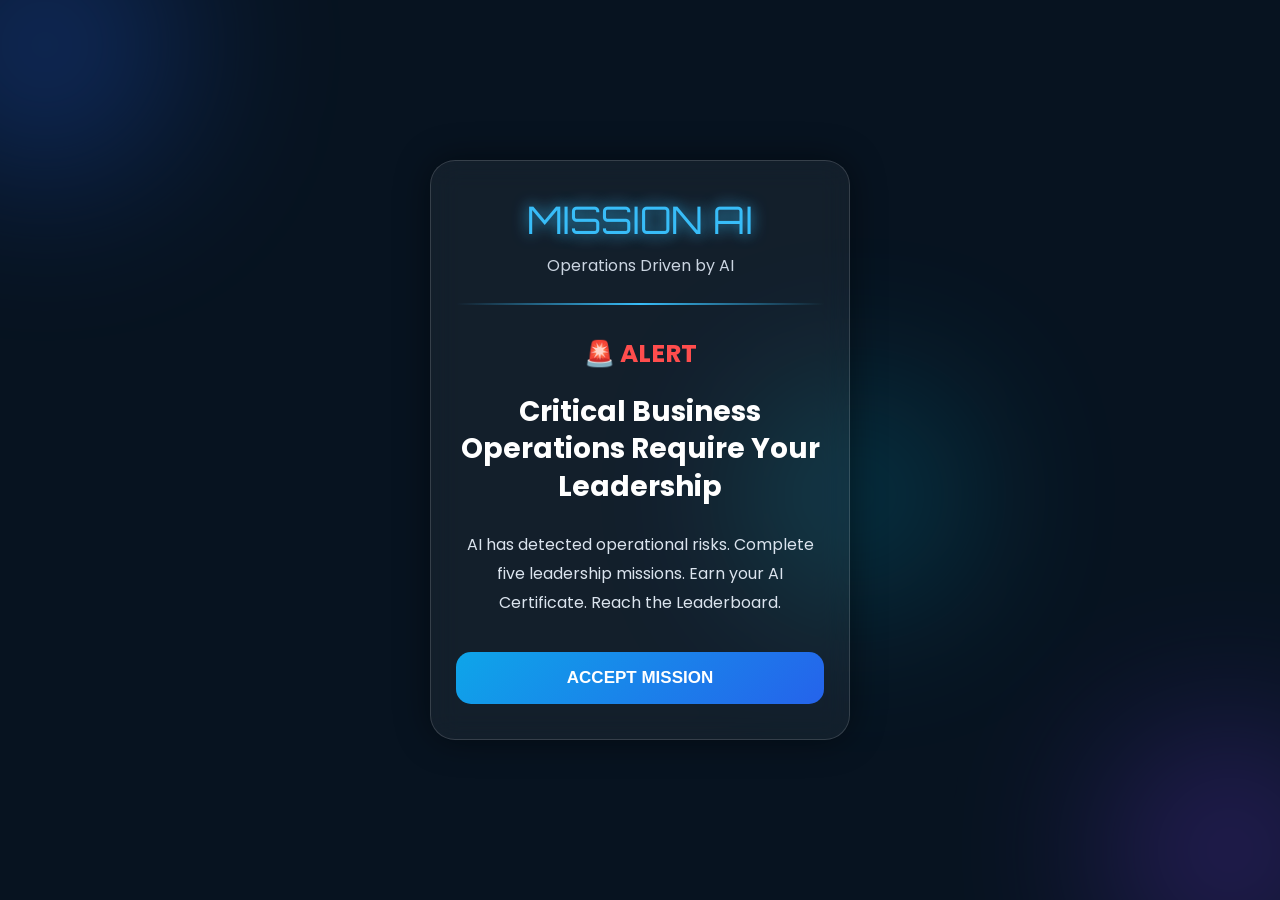
<file: index.html>
<!DOCTYPE html>
<html lang="en">

<head>

    <meta charset="UTF-8">

    <meta name="viewport" content="width=device-width, initial-scale=1.0">

    <title>Mission AI</title>

    <link rel="preconnect" href="https://fonts.googleapis.com">

    <link rel="preconnect" href="https://fonts.gstatic.com" crossorigin>

    <link href="https://fonts.googleapis.com/css2?family=Orbitron:wght@500;700&family=Poppins:wght@300;400;500;600;700&display=swap"
        rel="stylesheet">

    <link rel="stylesheet" href="style.css">

</head>

<body>

    <div class="background">

        <div class="circle c1"></div>
        <div class="circle c2"></div>
        <div class="circle c3"></div>

    </div>

    <div class="container">

        <div class="logo">

            MISSION AI

        </div>

        <p class="subtitle">

            Operations Driven by AI

        </p>

        <div class="divider"></div>

        <div class="alert">

            🚨 ALERT

        </div>

        <h2>

            Critical Business Operations Require Your Leadership

        </h2>

        <p class="description">

            AI has detected operational risks.

            Complete five leadership missions.

            Earn your AI Certificate.

            Reach the Leaderboard.

        </p>

        <button id="startBtn">

            ACCEPT MISSION

        </button>

    </div>

    <script src="script.js"></script>

</body>

</html>
</file>
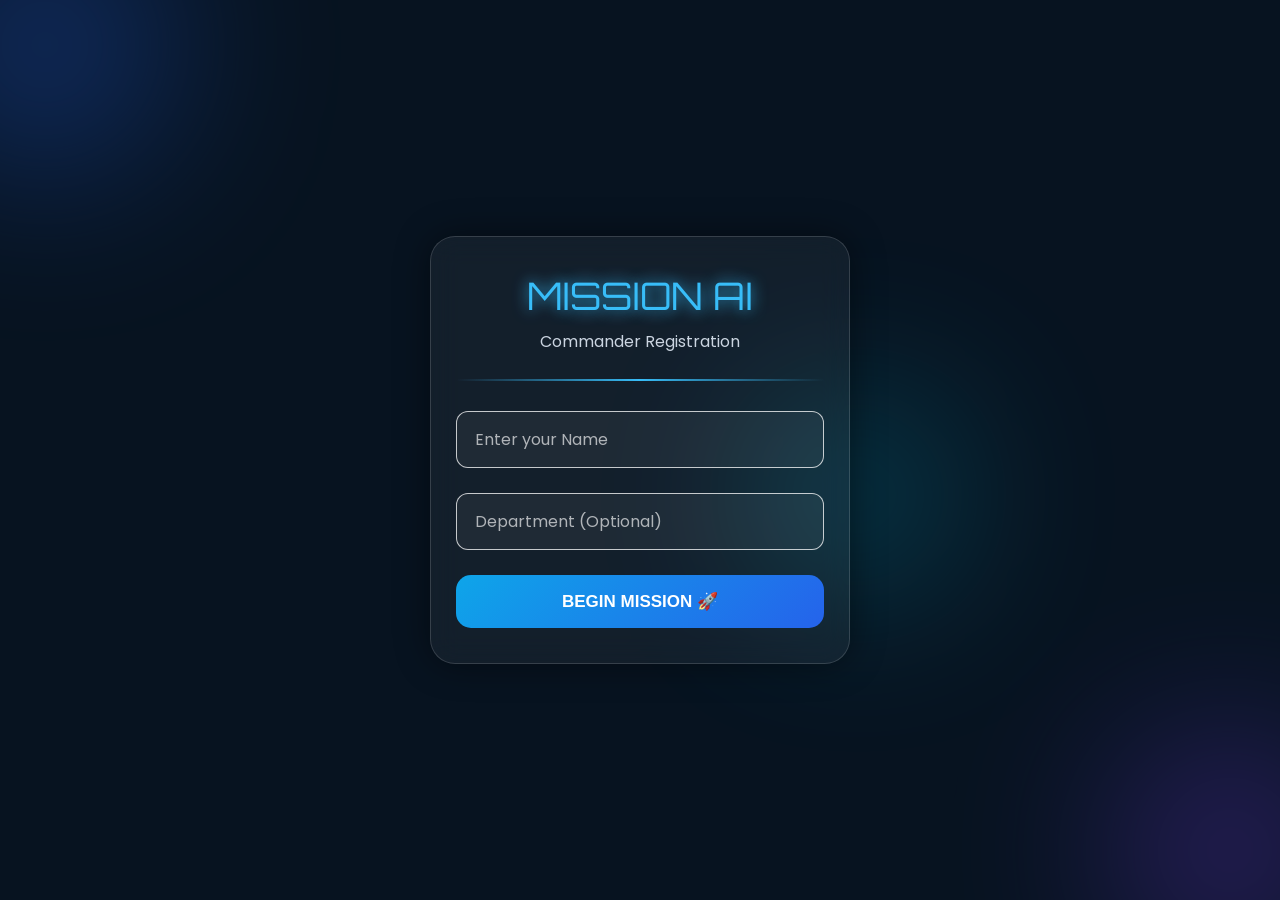
<file: Pages/commander.html>
<!DOCTYPE html>
<html lang="en">

<head>

    <meta charset="UTF-8">

    <meta name="viewport"
        content="width=device-width, initial-scale=1.0">

    <title>Commander Details</title>

    <link rel="preconnect"
        href="https://fonts.googleapis.com">

    <link rel="preconnect"
        href="https://fonts.gstatic.com"
        crossorigin>

    <link href="https://fonts.googleapis.com/css2?family=Orbitron:wght@500;700&family=Poppins:wght@300;400;500;600;700&display=swap"
        rel="stylesheet">

    <link rel="stylesheet"
        href="../style.css">

</head>

<body>

    <div class="background">

        <div class="circle c1"></div>
        <div class="circle c2"></div>
        <div class="circle c3"></div>

    </div>

    <div class="container">

        <div class="logo">

            MISSION AI

        </div>

        <p class="subtitle">

            Commander Registration

        </p>

        <div class="divider"></div>

        <input
            id="playerName"
            type="text"
            placeholder="Enter your Name"
            maxlength="25">

        <br><br>

        <input
            id="department"
            type="text"
            placeholder="Department (Optional)"
            maxlength="30">

        <br><br>

        <button id="beginMission">

            BEGIN MISSION 🚀

        </button>

    </div>

<script>

document.getElementById("beginMission").addEventListener("click",function(){

let name=document.getElementById("playerName").value.trim();

let department=document.getElementById("department").value.trim();

if(name===""){

alert("Please enter your name.");

return;

}

localStorage.setItem("playerName",name);

localStorage.setItem("department",department);

localStorage.setItem("score",0);

localStorage.setItem("currentQuestion",0);

window.location.href="mission.html";

});

</script>

</body>

</html>
</file>
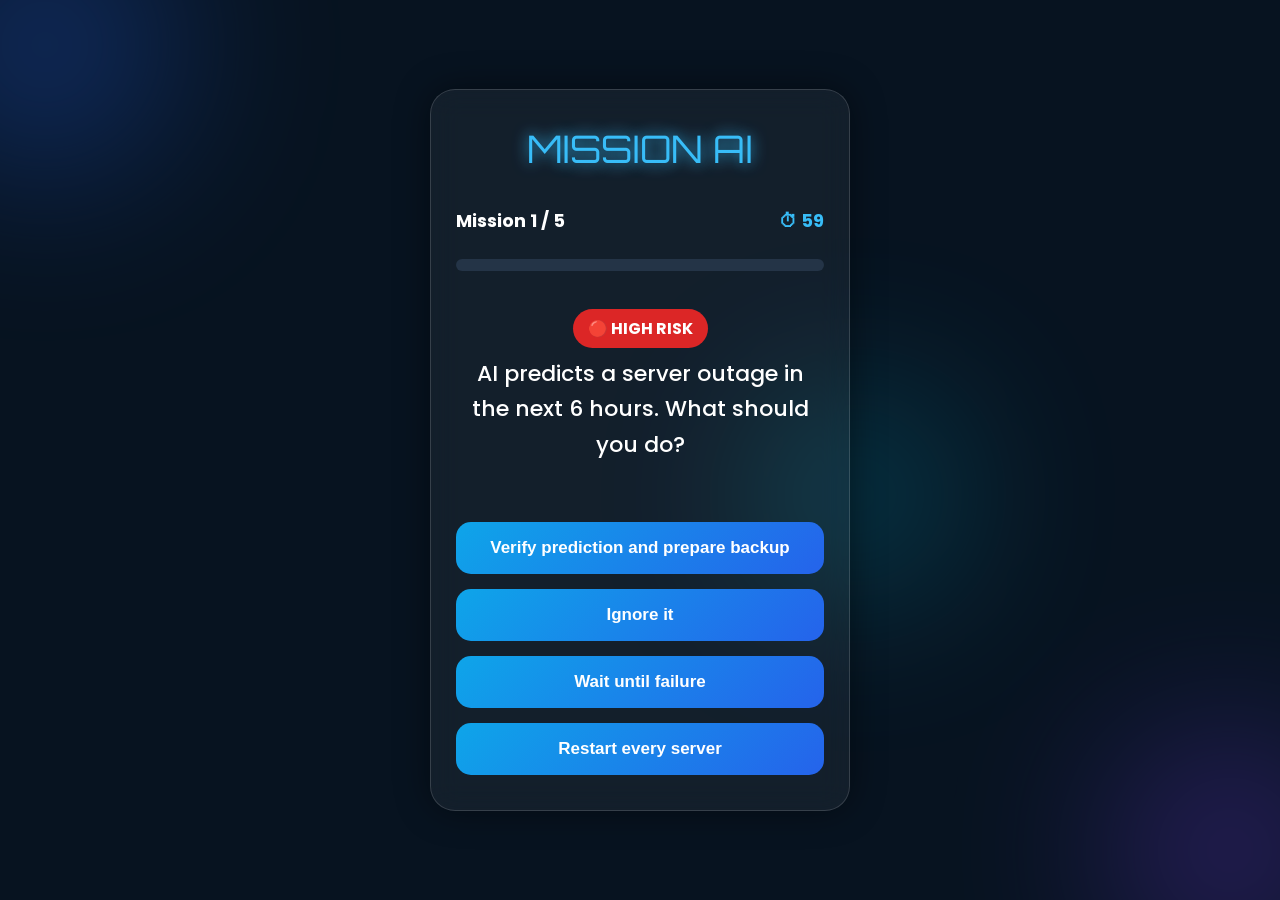
<file: Pages/mission.html>
<!DOCTYPE html>
<html lang="en">

<head>

    <meta charset="UTF-8">

    <meta name="viewport" content="width=device-width, initial-scale=1.0">

    <title>Mission AI</title>

    <link rel="preconnect" href="https://fonts.googleapis.com">

    <link rel="preconnect" href="https://fonts.gstatic.com" crossorigin>

    <link href="https://fonts.googleapis.com/css2?family=Orbitron:wght@500;700&family=Poppins:wght@300;400;500;600;700&display=swap"
        rel="stylesheet">

    <link rel="stylesheet" href="../style.css">

</head>

<body>

    <div class="background">

        <div class="circle c1"></div>
        <div class="circle c2"></div>
        <div class="circle c3"></div>

    </div>

    <div class="container">

        <div class="logo">

            MISSION AI

        </div>

        <br>

        <div style="display:flex;justify-content:space-between;align-items:center;">

            <span id="missionNumber">

                Mission 1 / 5

            </span>

            <span id="timer">

                ⏱ 60

            </span>

        </div>

        <br>

        <div class="progress">

            <div id="progressBar"></div>

        </div>

        <br>

        <div style="margin-bottom:15px;">

            <span style="background:#dc2626;padding:8px 15px;border-radius:20px;font-weight:bold;">

                🔴 HIGH RISK

            </span>

        </div>

        <div id="questionBox">

        </div>

        <br>

        <div id="options">

        </div>

    </div>

    <script src="../js/questions.js"></script>

    <script src="../script.js"></script>

</body>

</html>
</file>
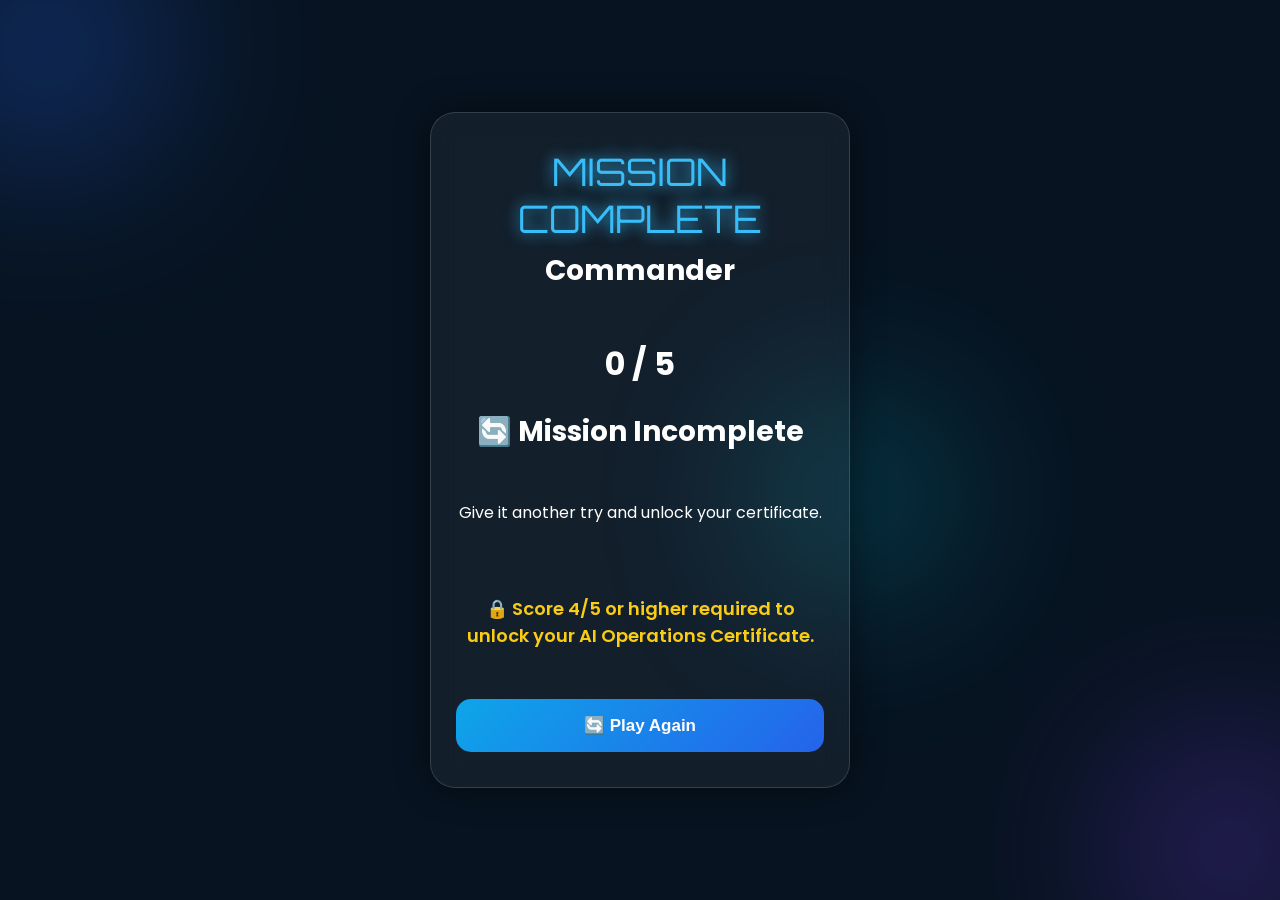
<file: Pages/result.html>
<!DOCTYPE html>
<html lang="en">

<head>

<meta charset="UTF-8">

<meta name="viewport" content="width=device-width, initial-scale=1.0">

<title>Mission Complete</title>


<link rel="preconnect" href="https://fonts.googleapis.com">

<link rel="preconnect" href="https://fonts.gstatic.com" crossorigin>

<link href="https://fonts.googleapis.com/css2?family=Orbitron:wght@500;700&family=Poppins:wght@300;400;500;600;700&display=swap" rel="stylesheet">


<link rel="stylesheet" href="../style.css">


</head>


<body>


<div class="background">

<div class="circle c1"></div>
<div class="circle c2"></div>
<div class="circle c3"></div>

</div>



<div class="container">


<div class="logo">

MISSION COMPLETE

</div>



<h2 id="playerName">

Commander

</h2>



<br>



<h1 id="score">

5 / 5

</h1>



<br>



<h2 id="title">

AI Operations Champion

</h2>



<br>



<p id="message">

Excellent leadership decisions!

</p>



<br><br>



<div id="certificateArea">

<button id="certificateBtn">

🏆 Download Certificate

</button>

</div>



<br><br>



<button id="playAgainBtn">

🔄 Play Again

</button>



</div>





<script>


const score = parseInt(localStorage.getItem("score")) || 0;

const name = localStorage.getItem("playerName") || "Commander";



document.getElementById("playerName").innerHTML = name;


document.getElementById("score").innerHTML = score + " / 5";



let title = "";

let message = "";



switch(score){


case 5:

title = "🏆 AI Operations Champion";

message = "Outstanding! Every operational decision was spot on.";

break;



case 4:

title = "🥇 AI Operations Strategist";

message = "Excellent judgement. You successfully balanced AI and leadership.";

break;



case 3:

title = "🥈 AI Collaborator";

message = "Good work! A few more missions and you'll master AI-driven operations.";

break;



case 2:

title = "🌱 Future AI Leader";

message = "Nice start. Keep exploring AI-powered operational decisions.";

break;



default:

title = "🔄 Mission Incomplete";

message = "Give it another try and unlock your certificate.";

}





document.getElementById("title").innerHTML = title;


document.getElementById("message").innerHTML = message;






// PLAY AGAIN


document.getElementById("playAgainBtn").onclick = function(){


localStorage.setItem("score",0);

localStorage.setItem("currentQuestion",0);


window.location.href="../index.html";


};


// CERTIFICATE CONTROL


const certificateBtn = document.getElementById("certificateBtn");



if(score >= 4){


certificateBtn.style.display = "inline-block";



certificateBtn.onclick = function(){


downloadCertificate();


};



}

else{


certificateBtn.style.display = "none";



const msg = document.createElement("p");



msg.innerHTML =

"🔒 Score 4/5 or higher required to unlock your AI Operations Certificate.";



msg.style.color = "#facc15";

msg.style.fontSize = "18px";

msg.style.fontWeight = "600";

msg.style.marginTop = "20px";



document.getElementById("certificateArea").appendChild(msg);



}



</script>





<script src="https://html2canvas.hertzen.com/dist/html2canvas.min.js"></script>


<script src="../js/certificate.js"></script>



</body>


</html>
</file>
<file: style.css>
/* ===========================
   MISSION AI - STYLE.CSS
=========================== */

*{
    margin:0;
    padding:0;
    box-sizing:border-box;
}

:root{

    --bg:#071320;
    --card:#0d1b2a;
    --primary:#0ea5e9;
    --primary-dark:#0284c7;
    --text:#ffffff;
    --secondary:#cbd5e1;
    --success:#22c55e;
    --danger:#ef4444;
    --gold:#FFD700;

}

body{

    background:var(--bg);

    color:var(--text);

    font-family:'Poppins',sans-serif;

    min-height:100vh;

    overflow:hidden;

    display:flex;

    justify-content:center;

    align-items:center;

    position:relative;

}

/* ===========================
   Animated Background
=========================== */

.background{

    position:absolute;

    inset:0;

    overflow:hidden;

}

.circle{

    position:absolute;

    border-radius:50%;

    filter:blur(90px);

    opacity:.35;

    animation:float 12s infinite alternate ease-in-out;

}

.c1{

    width:250px;
    height:250px;

    background:#2563eb;

    top:-80px;
    left:-80px;

}

.c2{

    width:220px;
    height:220px;

    background:#7c3aed;

    bottom:-60px;
    right:-60px;

}

.c3{

    width:180px;
    height:180px;

    background:#06b6d4;

    top:45%;
    left:60%;

}

@keyframes float{

    from{

        transform:translateY(0px) translateX(0px);

    }

    to{

        transform:translateY(-40px) translateX(30px);

    }

}

/* ===========================
   Main Card
=========================== */

.container{

    width:92%;

    max-width:420px;

    background:rgba(255,255,255,.05);

    border:1px solid rgba(255,255,255,.15);

    backdrop-filter:blur(14px);

    border-radius:25px;

    padding:35px 25px;

    text-align:center;

    box-shadow:0 0 35px rgba(0,0,0,.45);

    animation:fadeUp .8s ease;

    z-index:10;

}

@keyframes fadeUp{

    from{

        opacity:0;

        transform:translateY(30px);

    }

    to{

        opacity:1;

        transform:translateY(0);

    }

}

/* ===========================
   Heading
=========================== */

.logo{

    font-family:'Orbitron',sans-serif;

    font-size:38px;

    color:#38bdf8;

    text-shadow:0 0 15px #38bdf8;

    margin-bottom:10px;

}

.subtitle{

    color:var(--secondary);

    font-size:16px;

    margin-bottom:25px;

}

.divider{

    height:2px;

    background:linear-gradient(to right,transparent,#38bdf8,transparent);

    margin-bottom:30px;

}

.alert{

    color:#ff4d4d;

    font-size:25px;

    font-weight:700;

    margin-bottom:20px;

}

.container h2{

    font-size:28px;

    line-height:1.35;

    margin-bottom:25px;

}

.description{

    color:#dbe4ee;

    line-height:1.8;

    margin-bottom:35px;

}

/* ===========================
   Button
=========================== */

button{

    width:100%;

    padding:16px;

    border:none;

    border-radius:15px;

    background:linear-gradient(135deg,#0ea5e9,#2563eb);

    color:white;

    font-size:17px;

    font-weight:600;

    cursor:pointer;

    transition:.3s;

    animation:pulse 2s infinite;

}

button:hover{

    transform:translateY(-3px);

    background:linear-gradient(135deg,#0284c7,#1d4ed8);

}

button:active{

    transform:scale(.97);

}

@keyframes pulse{

    0%{

        box-shadow:0 0 0 0 rgba(14,165,233,.7);

    }

    70%{

        box-shadow:0 0 0 18px rgba(14,165,233,0);

    }

    100%{

        box-shadow:0 0 0 0 rgba(14,165,233,0);

    }

}

/* ===========================
   INPUTS
=========================== */

input{

    width:100%;

    padding:15px 18px;

    background:rgba(255,255,255,.05);

    color:white;

    border:1.5px solid rgba(255,255,255,.75);

    border-radius:12px;

    outline:none;

    font-size:16px;

    font-family:'Poppins',sans-serif;

    transition:.3s;

}

input::placeholder{

    color:rgba(255,255,255,.65);

}

input:focus{

    border-color:#38bdf8;

    box-shadow:0 0 12px rgba(56,189,248,.4);

    background:rgba(255,255,255,.08);

}

/* ===========================
   Mobile
=========================== */

@media(max-width:480px){

.logo{

font-size:32px;

}

.container{

padding:28px 20px;

}

.container h2{

font-size:24px;

}

.description{

font-size:15px;

}

button{

font-size:16px;

}

}
.progress{

width:100%;

height:10px;

background:#223344;

border-radius:10px;

overflow:hidden;

margin-bottom:20px;

}

#progressBar{

height:100%;

width:0%;

background:linear-gradient(90deg,#06b6d4,#2563eb);

transition:.5s;

}

#questionBox{

font-size:22px;

line-height:1.6;

margin-bottom:25px;

font-weight:500;

}

.optionBtn{

margin-top:10px;

animation:none;

}
.progress{

width:100%;

height:12px;

background:#243447;

border-radius:30px;

overflow:hidden;

margin-bottom:20px;

}

#progressBar{

height:100%;

width:20%;

background:linear-gradient(90deg,#06b6d4,#2563eb);

transition:.5s;

}

#missionNumber{

font-weight:bold;

font-size:18px;

}

#timer{

font-weight:bold;

font-size:18px;

color:#38bdf8;

}

#questionBox{

font-size:22px;

line-height:1.6;

font-weight:500;

margin-bottom:20px;

}

.optionBtn{

width:100%;

margin-top:15px;

animation:none;

}
.optionBtn{

margin-top:15px;

animation:none;

transition:.3s;

}

.optionBtn:hover{

transform:translateY(-2px);

}
</file>
